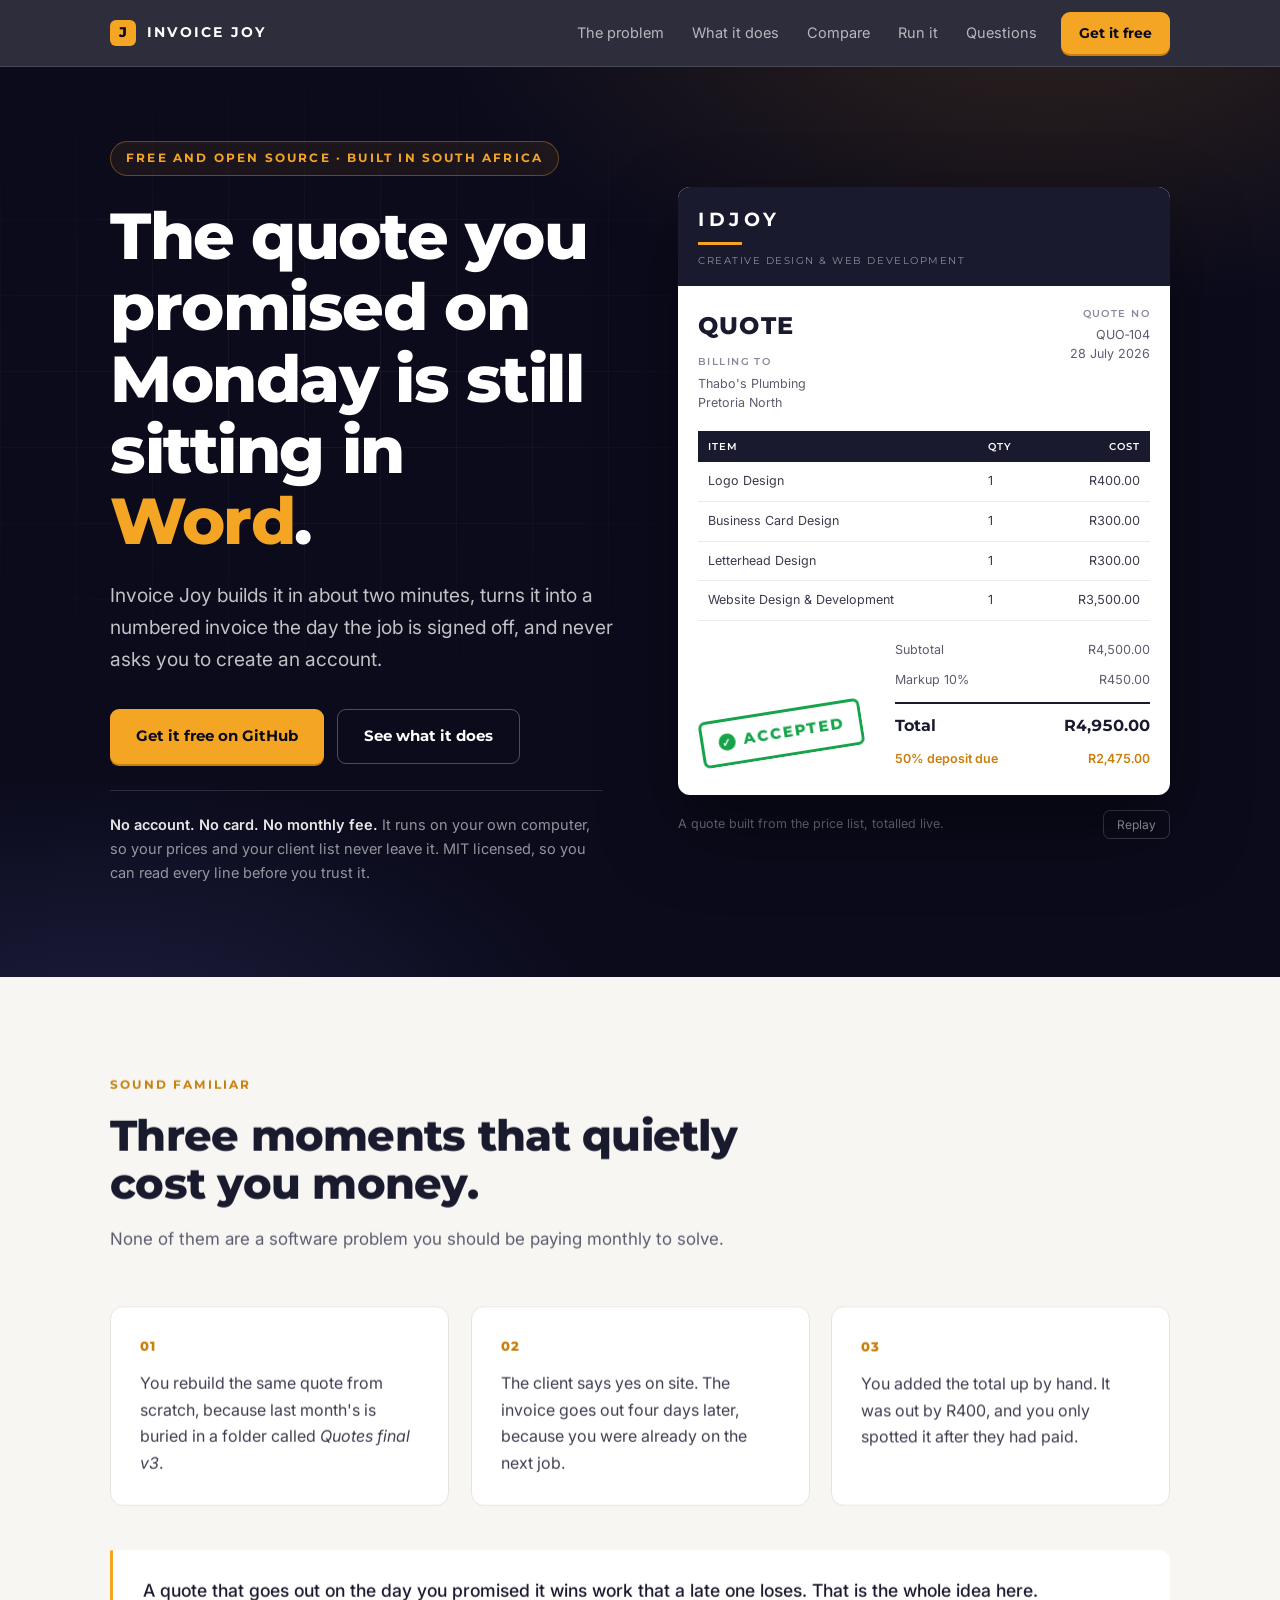
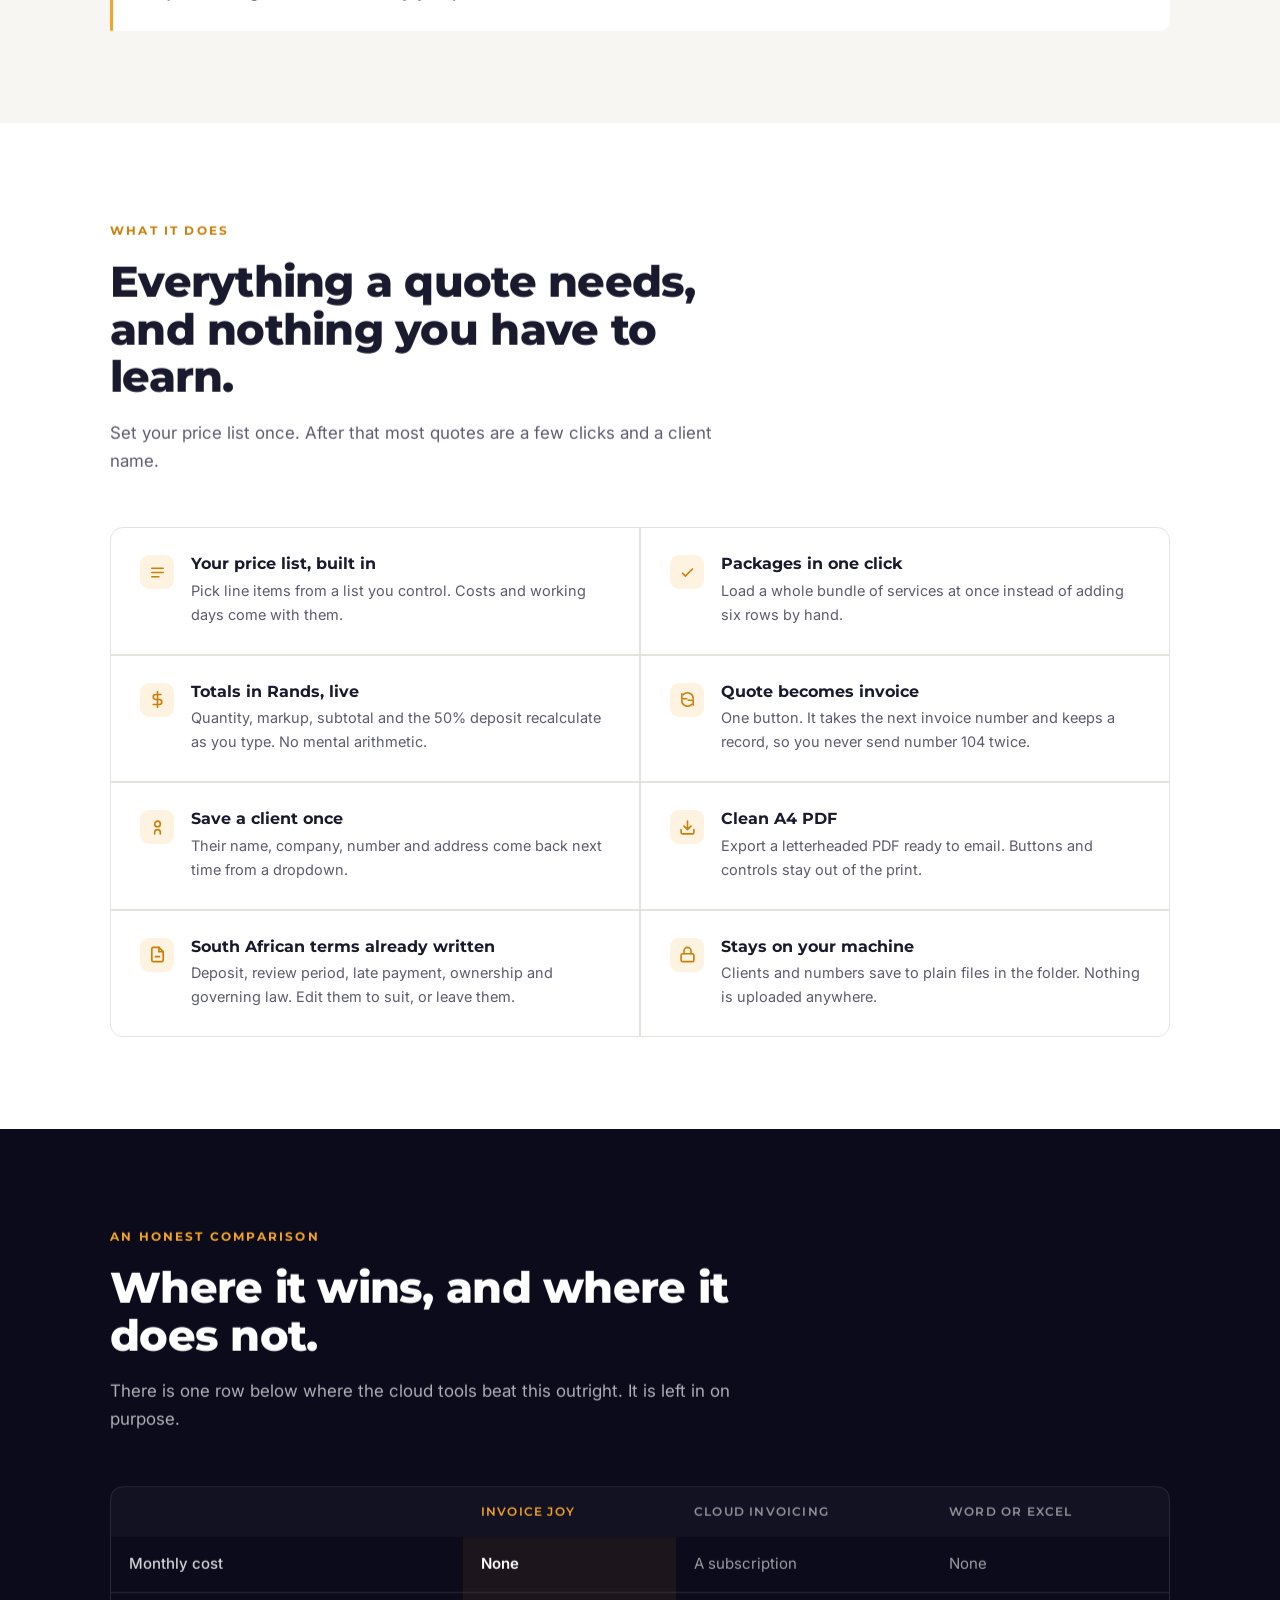
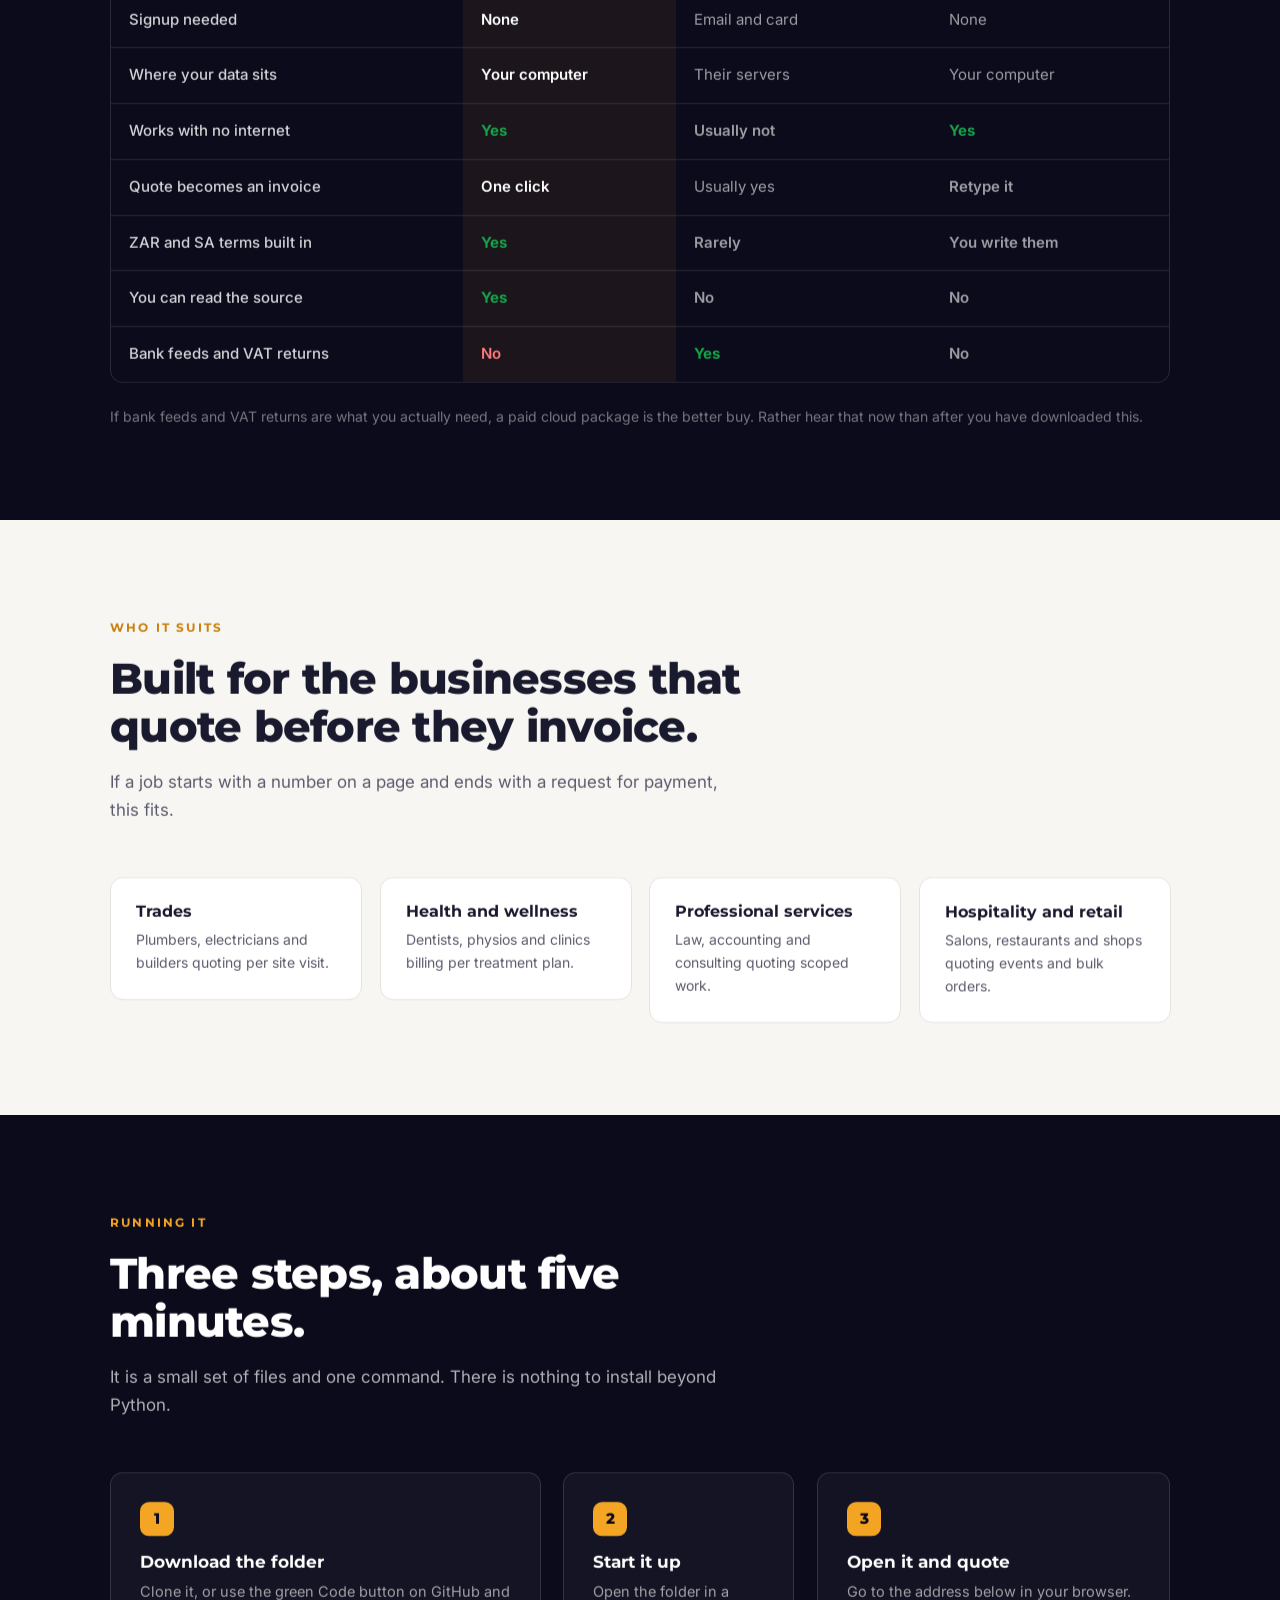
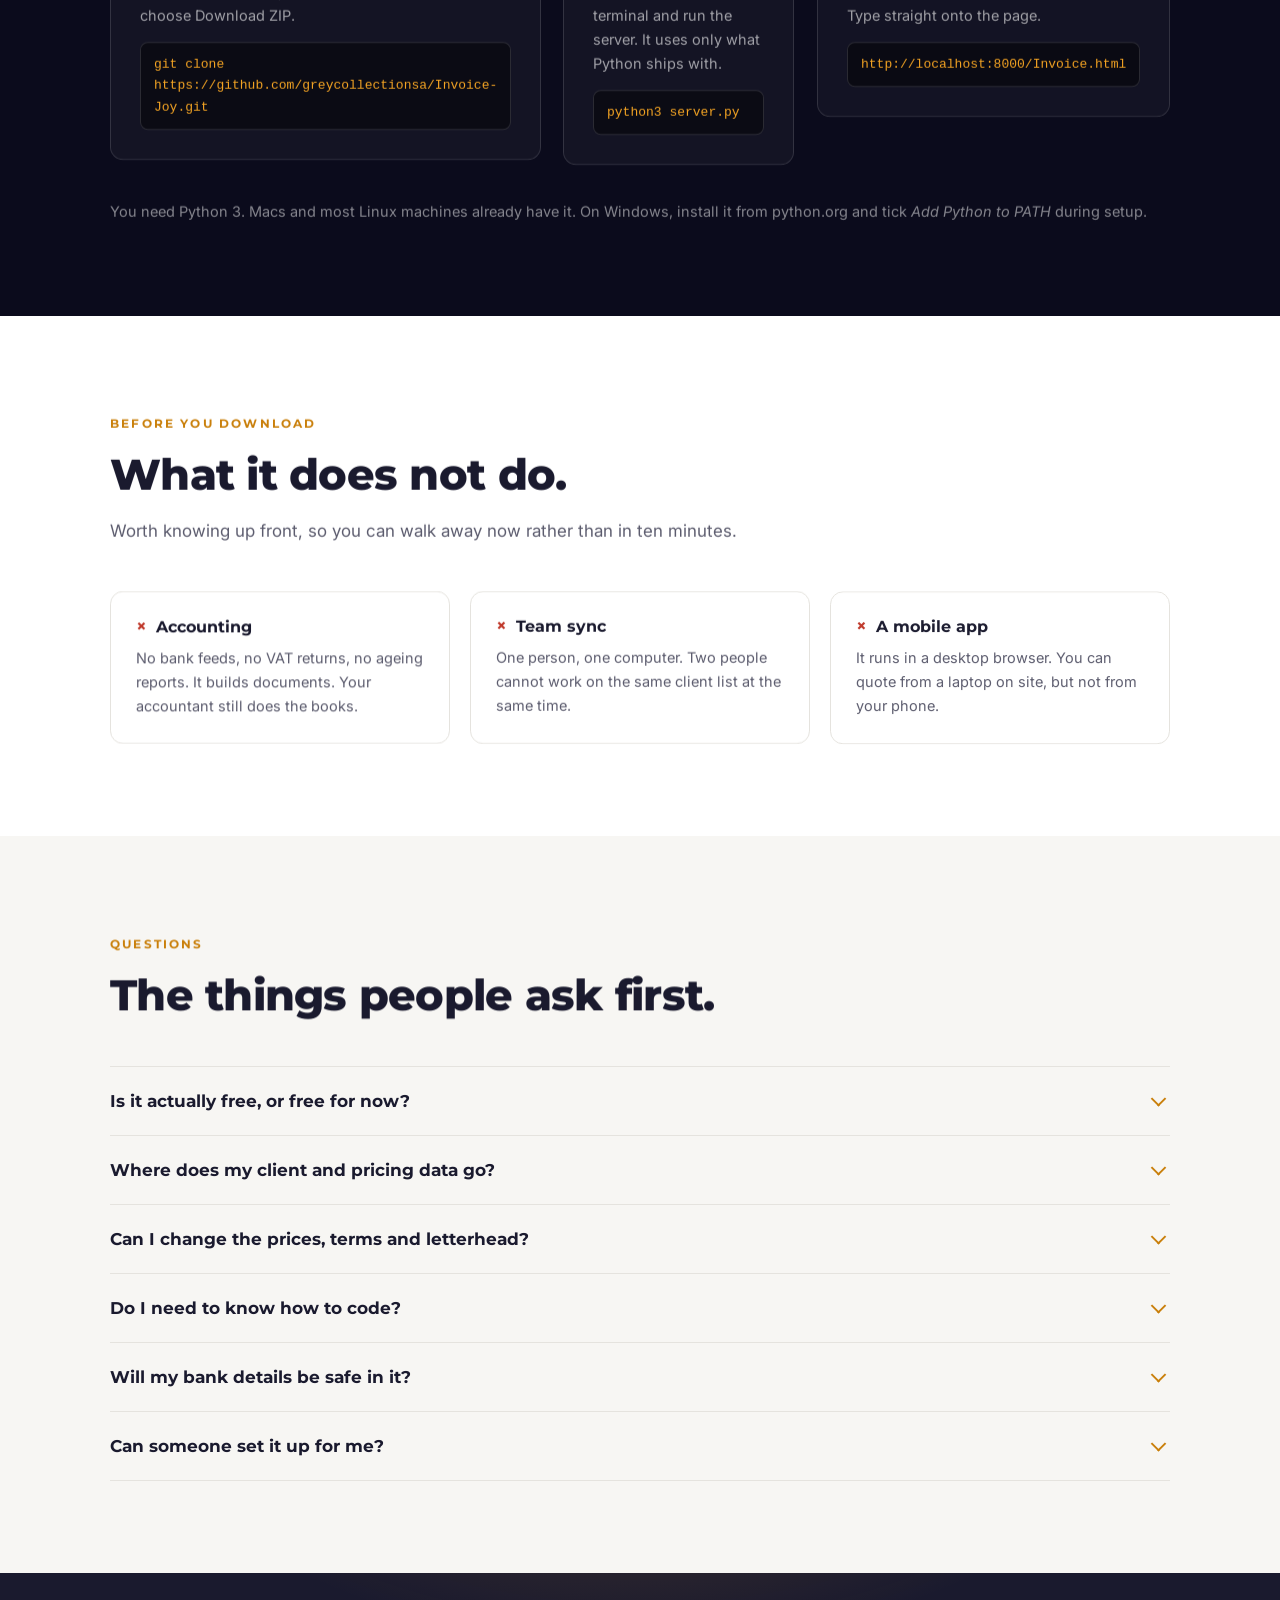
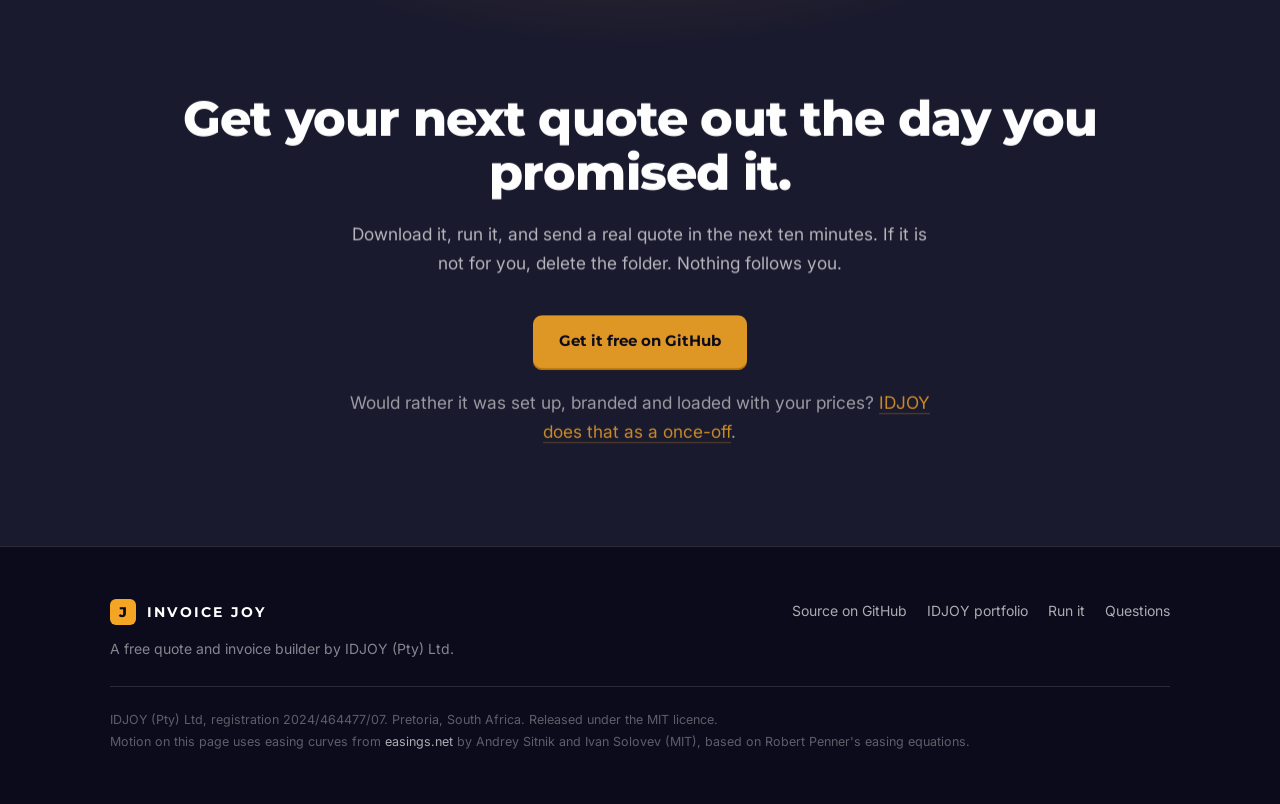
<file: index.html>
<!DOCTYPE html>
<html lang="en-ZA">
<head>
<meta charset="UTF-8" />
<meta name="viewport" content="width=device-width, initial-scale=1.0" />
<title>Invoice Joy | Free quote and invoice builder for South African small business</title>
<meta name="description" content="A free, open source quote and invoice builder that runs on your own computer. No signup, no monthly fee, and your client list never leaves your machine. Built for South African small business." />
<meta name="theme-color" content="#0b0b1c" />

<meta property="og:title" content="Invoice Joy | Free quote and invoice builder" />
<meta property="og:description" content="Build a quote in about two minutes. Turn it into an invoice when the job is done. No signup, no monthly fee, ZAR and South African terms built in." />
<meta property="og:type" content="website" />

<link rel="icon" href="Website logo.svg" />
<link rel="preconnect" href="https://fonts.googleapis.com" />
<link rel="preconnect" href="https://fonts.gstatic.com" crossorigin />
<link href="https://fonts.googleapis.com/css2?family=Montserrat:wght@500;600;700;800&family=Inter:wght@400;500;600&display=swap" rel="stylesheet" />

<style>
/* ==========================================================================
   Invoice Joy landing page
   Easing values are taken verbatim from easings.net (Andrey Sitnik and Ivan
   Solovev, MIT), whose maths traces to Robert Penner's easing equations.
   Springs (bounce, elastic) cannot be written as a cubic-bezier, so they are
   sampled into @keyframes and paired with animation-timing-function: linear
   so the sampled curve is not eased a second time.
   ========================================================================== */

:root{
  /* Brand, carried over from the invoice document itself */
  --ink:#0b0b1c;
  --navy:#1a1a2e;
  --navy-2:#24243f;
  --paper:#ffffff;
  --paper-warm:#f7f6f3;
  --amber:#f5a524;
  --amber-deep:#c97f0a;
  --green:#16a34a;
  --grey:#5c5c6e;
  --grey-light:#8a8a9c;
  --rule-dark:rgba(255,255,255,.13);
  --rule-light:#e5e3de;

  /* Easing curves, verbatim from the skill's reference table */
  --e-out-quad:cubic-bezier(0.5, 1, 0.89, 1);
  --e-out-cubic:cubic-bezier(0.33, 1, 0.68, 1);
  --e-out-quart:cubic-bezier(0.25, 1, 0.5, 1);
  --e-out-quint:cubic-bezier(0.22, 1, 0.36, 1);
  --e-out-expo:cubic-bezier(0.16, 1, 0.3, 1);
  --e-out-back:cubic-bezier(0.34, 1.56, 0.64, 1);
  --e-in-out-cubic:cubic-bezier(0.65, 0, 0.35, 1);
  --e-in-out-quart:cubic-bezier(0.76, 0, 0.24, 1);
}

*,*::before,*::after{box-sizing:border-box}

html{scroll-behavior:smooth}

body{
  margin:0;
  background:var(--paper);
  color:var(--navy);
  font-family:Inter,-apple-system,BlinkMacSystemFont,"Segoe UI",sans-serif;
  font-size:17px;
  line-height:1.65;
  -webkit-font-smoothing:antialiased;
}

h1,h2,h3,h4,.display{font-family:Montserrat,Inter,sans-serif;line-height:1.1;margin:0}
p{margin:0}
a{color:inherit}

.wrap{width:100%;max-width:1140px;margin:0 auto;padding:0 6vw}
@media(min-width:1240px){.wrap{padding:0 40px}}

.money{font-variant-numeric:tabular-nums}

/* ---------- Nav ---------------------------------------------------------- */
.nav{
  position:sticky;top:0;z-index:60;
  background:rgba(11,11,28,.86);
  backdrop-filter:blur(14px);
  border-bottom:1px solid var(--rule-dark);
}
.nav-in{display:flex;align-items:center;gap:24px;height:66px}
.brand{display:flex;align-items:center;gap:11px;font-family:Montserrat,sans-serif;font-weight:700;
  letter-spacing:.16em;font-size:14px;color:#fff;text-decoration:none}
.brand-mark{width:26px;height:26px;border-radius:6px;background:var(--amber);
  display:grid;place-items:center;color:var(--ink);font-size:14px;font-weight:800;letter-spacing:0}
.nav-links{display:none;gap:28px;margin-left:auto;font-size:14.5px}
@media(min-width:860px){.nav-links{display:flex}}
.nav-links a{color:rgba(255,255,255,.66);text-decoration:none;transition:color .2s var(--e-out-quad)}
.nav-links a:hover{color:#fff}
.nav-cta{margin-left:auto}
@media(min-width:860px){.nav-cta{margin-left:0}}

/* ---------- Buttons ------------------------------------------------------ */
.btn{
  display:inline-flex;align-items:center;justify-content:center;gap:9px;
  font-family:Montserrat,sans-serif;font-weight:700;font-size:15px;
  padding:14px 26px;border-radius:9px;border:0;cursor:pointer;text-decoration:none;
  transition:transform .3s var(--e-out-cubic), box-shadow .3s var(--e-out-cubic),
             background-color .3s var(--e-out-cubic);
  will-change:transform;
}
.btn-sm{padding:10px 18px;font-size:13.5px}
.btn-primary{background:var(--amber);color:var(--ink);box-shadow:0 2px 0 var(--amber-deep)}
.btn-primary:hover{transform:translateY(-3px);box-shadow:0 8px 22px rgba(245,165,36,.34),0 2px 0 var(--amber-deep)}
.btn-primary:active{transform:translateY(-1px)}
.btn-ghost{background:transparent;color:#fff;border:1px solid rgba(255,255,255,.28)}
.btn-ghost:hover{background:rgba(255,255,255,.09);transform:translateY(-2px)}
.btn-dark{background:var(--navy);color:#fff}
.btn-dark:hover{background:var(--navy-2);transform:translateY(-3px);box-shadow:0 10px 26px rgba(26,26,46,.26)}
.btn:focus-visible{outline:3px solid var(--amber);outline-offset:3px}

/* ---------- Hero --------------------------------------------------------- */
.hero{
  position:relative;overflow:hidden;
  background:
    radial-gradient(1000px 520px at 82% -8%, rgba(245,165,36,.15), transparent 62%),
    radial-gradient(760px 420px at 8% 108%, rgba(70,70,140,.3), transparent 66%),
    var(--ink);
  color:#fff;
  padding:74px 0 92px;
}
.hero::before{
  content:"";position:absolute;inset:0;pointer-events:none;opacity:.4;
  background-image:linear-gradient(var(--rule-dark) 1px,transparent 1px),
                   linear-gradient(90deg,var(--rule-dark) 1px,transparent 1px);
  background-size:76px 76px;
  mask-image:radial-gradient(720px 460px at 26% 34%,#000,transparent 76%);
  -webkit-mask-image:radial-gradient(720px 460px at 26% 34%,#000,transparent 76%);
}
.hero-grid{position:relative;display:grid;gap:60px;align-items:center}
@media(min-width:1000px){.hero-grid{grid-template-columns:1.02fr .98fr;gap:56px}}

.eyebrow{
  display:inline-flex;align-items:center;gap:9px;
  font-family:Montserrat,sans-serif;font-size:11.5px;font-weight:700;
  letter-spacing:.19em;text-transform:uppercase;color:var(--amber);
  border:1px solid rgba(245,165,36,.34);border-radius:100px;padding:7px 15px;
  background:rgba(245,165,36,.07);
}
h1{font-size:clamp(2.15rem,5.4vw,4.05rem);font-weight:800;letter-spacing:-.022em;margin:24px 0 0}
h1 .hl{color:var(--amber)}
.hero-sub{margin-top:24px;font-size:clamp(1.02rem,1.6vw,1.2rem);color:rgba(255,255,255,.75);max-width:33em}
.hero-btns{display:flex;flex-wrap:wrap;gap:13px;margin-top:34px}
.hero-risk{
  margin-top:26px;padding-top:22px;border-top:1px solid var(--rule-dark);
  font-size:14.5px;color:rgba(255,255,255,.56);max-width:34em;
}
.hero-risk strong{color:rgba(255,255,255,.9);font-weight:600}

/* ---------- Product mock ------------------------------------------------- */
/* overflow stays visible: the ACCEPTED stamp overshoots to scale 1.28 and
   drops from -78px, and clipping would eat the very motion we want to show. */
.mock-stage{position:relative;overflow:visible}
.mock{
  position:relative;background:#fff;color:var(--navy);border-radius:12px;
  box-shadow:0 34px 80px rgba(0,0,0,.44);overflow:hidden;
}
.mock-head{background:var(--navy);padding:17px 20px}
.mock-word{font-family:Montserrat,sans-serif;font-weight:700;font-size:19px;
  letter-spacing:.24em;color:#fff}
.mock-rule{width:44px;height:3px;background:var(--amber);margin-top:7px}
.mock-desc{font-size:9.5px;letter-spacing:.16em;color:rgba(255,255,255,.5);margin-top:8px;
  font-family:Montserrat,sans-serif;text-transform:uppercase}
.mock-body{padding:20px}
.mock-top{display:flex;justify-content:space-between;gap:16px;margin-bottom:18px}
.mock-h2{font-family:Montserrat,sans-serif;font-weight:800;font-size:24px;letter-spacing:.05em}
.mock-label{font-size:9.5px;letter-spacing:.15em;text-transform:uppercase;color:var(--grey-light);
  font-family:Montserrat,sans-serif;font-weight:600}
.mock-meta{font-size:12.5px;color:var(--grey);margin-top:5px;line-height:1.5}
.mock-right{text-align:right}

.mock-table{width:100%;border-collapse:collapse;font-size:12.5px}
.mock-table th{
  background:var(--navy);color:#fff;text-align:left;padding:8px 10px;
  font-family:Montserrat,sans-serif;font-weight:600;font-size:9.5px;
  letter-spacing:.11em;text-transform:uppercase;
}
.mock-table th:last-child,.mock-table td:last-child{text-align:right}
.mock-table td{padding:9px 10px;border-bottom:1px solid #eeece7;color:#3a3a4d}
.mock-row{opacity:0}

.mock-totals{margin-top:14px;margin-left:auto;width:min(255px,100%);font-size:12.5px}
.mock-totals .tr{display:flex;justify-content:space-between;padding:5px 0;color:var(--grey)}
.mock-totals .tr.grand{
  border-top:2px solid var(--navy);margin-top:6px;padding-top:9px;
  color:var(--navy);font-weight:700;font-size:16px;font-family:Montserrat,sans-serif;
}
.mock-totals .tr.dep{color:var(--amber-deep);font-weight:600}

/* Sits in the empty gutter to the LEFT of the totals block so the landing
   motion never covers the figures it is meant to be celebrating. */
.stamp{
  position:absolute;left:22px;bottom:38px;z-index:5;
  font-family:Montserrat,sans-serif;font-weight:800;font-size:15px;letter-spacing:.13em;
  color:var(--green);border:3px solid var(--green);border-radius:7px;
  padding:8px 15px;transform:rotate(-9deg) translate3d(0,-78px,0) scale(1.28);
  opacity:0;background:rgba(255,255,255,.94);
  display:flex;align-items:center;gap:8px;
}
.stamp.go{animation:stampFade .18s linear forwards, stampDrop .74s linear forwards}
.stamp-tick{
  width:17px;height:17px;border-radius:50%;background:var(--green);color:#fff;
  display:grid;place-items:center;font-size:11px;transform:scale(.35);
}
.stamp.go .stamp-tick{animation:tickPop .72s .52s linear forwards}
@keyframes stampFade{to{opacity:1}}

.mock-cap{
  margin-top:15px;font-size:12.5px;color:rgba(255,255,255,.42);
  display:flex;align-items:center;justify-content:space-between;gap:12px;
}
.replay{
  background:transparent;border:1px solid rgba(255,255,255,.2);color:rgba(255,255,255,.6);
  font-family:Inter,sans-serif;font-size:12px;padding:6px 13px;border-radius:7px;cursor:pointer;
  transition:background-color .25s var(--e-out-quad),color .25s var(--e-out-quad);
}
.replay:hover{background:rgba(255,255,255,.1);color:#fff}

/* ---------- Sections ----------------------------------------------------- */
section{padding:92px 0}
.sec-dark{background:var(--ink);color:#fff}
.sec-warm{background:var(--paper-warm)}
.sec-head{max-width:40rem}
.kicker{
  font-family:Montserrat,sans-serif;font-size:11.5px;font-weight:700;letter-spacing:.19em;
  text-transform:uppercase;color:var(--amber-deep);
}
.sec-dark .kicker{color:var(--amber)}
h2{font-size:clamp(1.72rem,3.5vw,2.7rem);font-weight:800;letter-spacing:-.017em;margin-top:15px}
.sec-sub{margin-top:19px;font-size:1.06rem;color:var(--grey)}
.sec-dark .sec-sub{color:rgba(255,255,255,.68)}

/* Reveal wrappers are animated per frame from JS, so they carry NO CSS
   transition. Hover motion lives on the child, one property per layer. */
.reveal{opacity:0;will-change:transform,opacity}

/* ---------- Problem cards ------------------------------------------------ */
.probs{display:grid;gap:22px;margin-top:52px}
@media(min-width:820px){.probs{grid-template-columns:repeat(3,1fr)}}
.prob{
  background:var(--paper);border:1px solid var(--rule-light);border-radius:13px;
  padding:29px;height:100%;
  transition:transform .34s var(--e-out-cubic),box-shadow .34s var(--e-out-cubic),
             border-color .34s var(--e-out-cubic);
}
.prob:hover{transform:translateY(-6px);box-shadow:0 18px 40px rgba(26,26,46,.11);border-color:#d6d3cc}
.prob-n{
  font-family:Montserrat,sans-serif;font-weight:800;font-size:13px;color:var(--amber-deep);
  letter-spacing:.1em;
}
.prob p{margin-top:13px;font-size:16px;color:#3f3f52}

.prob-close{
  margin-top:44px;padding:26px 30px;border-left:3px solid var(--amber);
  background:var(--paper);font-size:1.1rem;font-weight:500;border-radius:0 11px 11px 0;
}

/* ---------- Feature list ------------------------------------------------- */
.feats{display:grid;gap:2px;margin-top:52px;background:var(--rule-light);
  border:1px solid var(--rule-light);border-radius:13px;overflow:hidden}
@media(min-width:760px){.feats{grid-template-columns:1fr 1fr}}
.feat{background:var(--paper);padding:27px 29px;display:flex;gap:17px;align-items:flex-start;
  transition:background-color .3s var(--e-out-quad)}
.feat:hover{background:#fdfcfa}
.feat-ico{
  flex:0 0 34px;width:34px;height:34px;border-radius:9px;background:rgba(245,165,36,.14);
  display:grid;place-items:center;color:var(--amber-deep);
}
.feat h3{font-size:16px;font-weight:700;font-family:Montserrat,sans-serif}
.feat p{margin-top:6px;font-size:14.5px;color:var(--grey)}

/* ---------- Comparison table -------------------------------------------- */
.cmp-scroll{margin-top:52px;overflow-x:auto;-webkit-overflow-scrolling:touch;
  border:1px solid var(--rule-dark);border-radius:13px}
table.cmp{width:100%;border-collapse:collapse;font-size:15px;min-width:620px}
table.cmp th,table.cmp td{padding:15px 18px;text-align:left;border-bottom:1px solid var(--rule-dark)}
table.cmp thead th{
  font-family:Montserrat,sans-serif;font-size:12px;letter-spacing:.1em;text-transform:uppercase;
  color:rgba(255,255,255,.55);font-weight:600;background:rgba(255,255,255,.03);
}
table.cmp thead th.us{color:var(--amber)}
table.cmp tbody th{font-weight:500;color:rgba(255,255,255,.82);font-family:Inter,sans-serif;font-size:15px}
table.cmp td{color:rgba(255,255,255,.6)}
table.cmp td.us{color:#fff;font-weight:600;background:rgba(245,165,36,.07)}
table.cmp tr:last-child th,table.cmp tr:last-child td{border-bottom:0}
.yes{color:var(--green);font-weight:700}
.no{color:#ff7a7a;font-weight:600}
.cmp-note{margin-top:22px;font-size:14px;color:rgba(255,255,255,.44)}

/* ---------- Who it is for ----------------------------------------------- */
.whos{display:grid;gap:18px;margin-top:52px}
@media(min-width:700px){.whos{grid-template-columns:repeat(2,1fr)}}
@media(min-width:1000px){.whos{grid-template-columns:repeat(4,1fr)}}
.who{background:var(--paper);border:1px solid var(--rule-light);border-radius:13px;padding:25px;
  transition:transform .34s var(--e-out-cubic),box-shadow .34s var(--e-out-cubic)}
.who:hover{transform:translateY(-5px);box-shadow:0 16px 34px rgba(26,26,46,.1)}
.who h3{font-size:15.5px;font-weight:700;font-family:Montserrat,sans-serif}
.who p{margin-top:8px;font-size:14px;color:var(--grey)}

/* ---------- Steps -------------------------------------------------------- */
.steps{display:grid;gap:22px;margin-top:52px;counter-reset:s}
@media(min-width:860px){.steps{grid-template-columns:repeat(3,1fr)}}
.step{background:rgba(255,255,255,.04);border:1px solid var(--rule-dark);border-radius:13px;padding:29px}
.step-n{
  width:34px;height:34px;border-radius:9px;background:var(--amber);color:var(--ink);
  display:grid;place-items:center;font-family:Montserrat,sans-serif;font-weight:800;font-size:15px;
}
.step h3{margin-top:17px;font-size:16.5px;font-weight:700;font-family:Montserrat,sans-serif;color:#fff}
.step p{margin-top:9px;font-size:14.5px;color:rgba(255,255,255,.6)}
code.cmd{
  display:block;margin-top:14px;background:rgba(0,0,0,.42);border:1px solid var(--rule-dark);
  border-radius:8px;padding:11px 13px;font-family:ui-monospace,SFMono-Regular,Menlo,monospace;
  font-size:13px;color:var(--amber);overflow-x:auto;
}
.step-note{margin-top:34px;font-size:14.5px;color:rgba(255,255,255,.5)}

/* ---------- Limits ------------------------------------------------------- */
.limits{display:grid;gap:20px;margin-top:46px}
@media(min-width:800px){.limits{grid-template-columns:repeat(3,1fr)}}
.limit{border:1px solid var(--rule-light);border-radius:13px;padding:25px;background:var(--paper)}
.limit h3{font-size:15.5px;font-weight:700;font-family:Montserrat,sans-serif;display:flex;gap:9px;align-items:center}
.limit h3 span{color:#c0392b;font-size:18px}
.limit p{margin-top:9px;font-size:14.5px;color:var(--grey)}

/* ---------- FAQ ---------------------------------------------------------- */
.faq{margin-top:48px;border-top:1px solid var(--rule-light)}
.qa{border-bottom:1px solid var(--rule-light)}
.qa-q{
  width:100%;background:none;border:0;cursor:pointer;text-align:left;
  padding:24px 44px 24px 0;position:relative;
  font-family:Montserrat,sans-serif;font-weight:700;font-size:16.5px;color:var(--navy);
}
.qa-q:hover{color:var(--amber-deep)}
.qa-q:focus-visible{outline:3px solid var(--amber);outline-offset:2px}
.qa-q::after{
  content:"";position:absolute;right:6px;top:50%;width:11px;height:11px;
  border-right:2.5px solid var(--amber-deep);border-bottom:2.5px solid var(--amber-deep);
  transform:translateY(-70%) rotate(45deg);
  transition:transform .42s var(--e-in-out-cubic);
}
.qa.open .qa-q::after{transform:translateY(-30%) rotate(-135deg)}
/* height is driven per frame from JS, so no CSS transition on it */
.qa-a{overflow:hidden;height:0}
.qa-a-in{padding:0 0 24px;font-size:16px;color:#42425a;max-width:56em}

/* ---------- Final CTA ---------------------------------------------------- */
.cta{
  background:
    radial-gradient(760px 380px at 50% -30%,rgba(245,165,36,.2),transparent 64%),
    var(--navy);
  color:#fff;text-align:center;padding:104px 0;
}
.cta h2{font-size:clamp(1.85rem,4vw,3.05rem)}
.cta p{margin-top:20px;color:rgba(255,255,255,.7);font-size:1.08rem;max-width:34em;
  margin-left:auto;margin-right:auto}
.cta-btns{display:flex;flex-wrap:wrap;gap:14px;justify-content:center;margin-top:36px}
.cta-alt{margin-top:30px;font-size:14.5px;color:rgba(255,255,255,.5)}
.cta-alt a{color:var(--amber);text-decoration:none;border-bottom:1px solid rgba(245,165,36,.4)}
.cta-alt a:hover{border-bottom-color:var(--amber)}

/* ---------- Footer ------------------------------------------------------- */
.foot{background:var(--ink);color:rgba(255,255,255,.5);padding:52px 0;font-size:14px;
  border-top:1px solid var(--rule-dark)}
.foot-in{display:flex;flex-wrap:wrap;gap:26px;justify-content:space-between;align-items:flex-start}
.foot a{color:rgba(255,255,255,.66);text-decoration:none}
.foot a:hover{color:#fff}
.foot-links{display:flex;flex-wrap:wrap;gap:20px}
.foot-legal{margin-top:26px;padding-top:22px;border-top:1px solid var(--rule-dark);
  font-size:12.5px;color:rgba(255,255,255,.34);line-height:1.7}

/* ---------- Reduced motion ---------------------------------------------- */
@media(prefers-reduced-motion:reduce){
  html{scroll-behavior:auto}
  *,*::before,*::after{transition-duration:.001ms !important;animation-duration:.001ms !important;
    animation-iteration-count:1 !important}
  .reveal,.mock-row{opacity:1 !important;transform:none !important}
  .stamp{opacity:1;transform:rotate(-9deg)}
  .stamp-tick{transform:scale(1)}
}
</style>
</head>
<body>

<!-- =====================================================================
     Sampled spring keyframes, generated by the Easing Curves skill.
     ===================================================================== -->
<style id="spring-keyframes"></style>

<nav class="nav">
  <div class="wrap nav-in">
    <a class="brand" href="#top"><span class="brand-mark">J</span> INVOICE JOY</a>
    <div class="nav-links">
      <a href="#problem">The problem</a>
      <a href="#does">What it does</a>
      <a href="#compare">Compare</a>
      <a href="#run">Run it</a>
      <a href="#faq">Questions</a>
    </div>
    <a class="btn btn-primary btn-sm nav-cta" href="https://github.com/greycollectionsa/Invoice-Joy" target="_blank" rel="noopener noreferrer">Get it free</a>
  </div>
</nav>

<header class="hero" id="top">
  <div class="wrap hero-grid">

    <div>
      <span class="eyebrow">Free and open source · Built in South Africa</span>
      <h1>The quote you promised on Monday is still sitting in <span class="hl">Word</span>.</h1>
      <p class="hero-sub">
        Invoice Joy builds it in about two minutes, turns it into a numbered invoice
        the day the job is signed off, and never asks you to create an account.
      </p>
      <div class="hero-btns">
        <a class="btn btn-primary" href="https://github.com/greycollectionsa/Invoice-Joy" target="_blank" rel="noopener noreferrer">
          Get it free on GitHub
        </a>
        <a class="btn btn-ghost" href="#does">See what it does</a>
      </div>
      <p class="hero-risk">
        <strong>No account. No card. No monthly fee.</strong>
        It runs on your own computer, so your prices and your client list never
        leave it. MIT licensed, so you can read every line before you trust it.
      </p>
    </div>

    <div class="mock-stage" id="mockStage">
      <div class="mock">
        <div class="mock-head">
          <div class="mock-word">IDJOY</div>
          <div class="mock-rule"></div>
          <div class="mock-desc">Creative design &amp; web development</div>
        </div>

        <div class="mock-body">
          <div class="mock-top">
            <div>
              <div class="mock-h2">QUOTE</div>
              <div class="mock-label" style="margin-top:9px">Billing to</div>
              <div class="mock-meta">Thabo's Plumbing<br />Pretoria North</div>
            </div>
            <div class="mock-right">
              <div class="mock-label">Quote no</div>
              <div class="mock-meta">QUO&#8209;104<br />28 July 2026</div>
            </div>
          </div>

          <table class="mock-table">
            <thead>
              <tr><th>Item</th><th>Qty</th><th>Cost</th></tr>
            </thead>
            <tbody id="mockRows">
              <tr class="mock-row"><td>Logo Design</td><td>1</td><td class="money">R400.00</td></tr>
              <tr class="mock-row"><td>Business Card Design</td><td>1</td><td class="money">R300.00</td></tr>
              <tr class="mock-row"><td>Letterhead Design</td><td>1</td><td class="money">R300.00</td></tr>
              <tr class="mock-row"><td>Website Design &amp; Development</td><td>1</td><td class="money">R3,500.00</td></tr>
            </tbody>
          </table>

          <div class="mock-totals">
            <div class="tr"><span>Subtotal</span><span class="money" data-count="4500">R0.00</span></div>
            <div class="tr"><span>Markup 10%</span><span class="money" data-count="450">R0.00</span></div>
            <div class="tr grand"><span>Total</span><span class="money" data-count="4950">R0.00</span></div>
            <div class="tr dep"><span>50% deposit due</span><span class="money" data-count="2475">R0.00</span></div>
          </div>
        </div>

        <div class="stamp" id="stamp">
          <span class="stamp-tick" aria-hidden="true">&#10003;</span> ACCEPTED
        </div>
      </div>

      <div class="mock-cap">
        <span>A quote built from the price list, totalled live.</span>
        <button class="replay" id="replayBtn" type="button">Replay</button>
      </div>
    </div>

  </div>
</header>

<!-- ===================== PROBLEM ===================== -->
<section id="problem" class="sec-warm">
  <div class="wrap">
    <div class="sec-head reveal">
      <span class="kicker">Sound familiar</span>
      <h2>Three moments that quietly cost you money.</h2>
      <p class="sec-sub">
        None of them are a software problem you should be paying monthly to solve.
      </p>
    </div>

    <div class="probs">
      <div class="reveal"><div class="prob">
        <div class="prob-n">01</div>
        <p>You rebuild the same quote from scratch, because last month's is buried in a folder called <em>Quotes final v3</em>.</p>
      </div></div>
      <div class="reveal"><div class="prob">
        <div class="prob-n">02</div>
        <p>The client says yes on site. The invoice goes out four days later, because you were already on the next job.</p>
      </div></div>
      <div class="reveal"><div class="prob">
        <div class="prob-n">03</div>
        <p>You added the total up by hand. It was out by R400, and you only spotted it after they had paid.</p>
      </div></div>
    </div>

    <div class="reveal"><p class="prob-close">
      A quote that goes out on the day you promised it wins work that a late one loses.
      That is the whole idea here.
    </p></div>
  </div>
</section>

<!-- ===================== WHAT IT DOES ===================== -->
<section id="does">
  <div class="wrap">
    <div class="sec-head reveal">
      <span class="kicker">What it does</span>
      <h2>Everything a quote needs, and nothing you have to learn.</h2>
      <p class="sec-sub">
        Set your price list once. After that most quotes are a few clicks and a client name.
      </p>
    </div>

    <div class="feats">
      <div class="feat">
        <div class="feat-ico" aria-hidden="true">
          <svg width="17" height="17" viewBox="0 0 24 24" fill="none" stroke="currentColor" stroke-width="2.3" stroke-linecap="round"><path d="M4 6h16M4 12h16M4 18h10"/></svg>
        </div>
        <div>
          <h3>Your price list, built in</h3>
          <p>Pick line items from a list you control. Costs and working days come with them.</p>
        </div>
      </div>
      <div class="feat">
        <div class="feat-ico" aria-hidden="true">
          <svg width="17" height="17" viewBox="0 0 24 24" fill="none" stroke="currentColor" stroke-width="2.3" stroke-linecap="round"><path d="M5 13l4 4L19 7"/></svg>
        </div>
        <div>
          <h3>Packages in one click</h3>
          <p>Load a whole bundle of services at once instead of adding six rows by hand.</p>
        </div>
      </div>
      <div class="feat">
        <div class="feat-ico" aria-hidden="true">
          <svg width="17" height="17" viewBox="0 0 24 24" fill="none" stroke="currentColor" stroke-width="2.3" stroke-linecap="round"><path d="M12 1v22M17 5H9.5a3.5 3.5 0 000 7h5a3.5 3.5 0 010 7H6"/></svg>
        </div>
        <div>
          <h3>Totals in Rands, live</h3>
          <p>Quantity, markup, subtotal and the 50% deposit recalculate as you type. No mental arithmetic.</p>
        </div>
      </div>
      <div class="feat">
        <div class="feat-ico" aria-hidden="true">
          <svg width="17" height="17" viewBox="0 0 24 24" fill="none" stroke="currentColor" stroke-width="2.3" stroke-linecap="round"><path d="M4 4v7h7M20 20v-7h-7"/><path d="M20 11A8 8 0 006 5.3M4 13a8 8 0 0014 5.7"/></svg>
        </div>
        <div>
          <h3>Quote becomes invoice</h3>
          <p>One button. It takes the next invoice number and keeps a record, so you never send number 104 twice.</p>
        </div>
      </div>
      <div class="feat">
        <div class="feat-ico" aria-hidden="true">
          <svg width="17" height="17" viewBox="0 0 24 24" fill="none" stroke="currentColor" stroke-width="2.3" stroke-linecap="round"><path d="M16 21v-2a4 4 0 00-8 0v2"/><circle cx="12" cy="7" r="4"/></svg>
        </div>
        <div>
          <h3>Save a client once</h3>
          <p>Their name, company, number and address come back next time from a dropdown.</p>
        </div>
      </div>
      <div class="feat">
        <div class="feat-ico" aria-hidden="true">
          <svg width="17" height="17" viewBox="0 0 24 24" fill="none" stroke="currentColor" stroke-width="2.3" stroke-linecap="round"><path d="M21 15v4a2 2 0 01-2 2H5a2 2 0 01-2-2v-4"/><path d="M7 10l5 5 5-5M12 15V3"/></svg>
        </div>
        <div>
          <h3>Clean A4 PDF</h3>
          <p>Export a letterheaded PDF ready to email. Buttons and controls stay out of the print.</p>
        </div>
      </div>
      <div class="feat">
        <div class="feat-ico" aria-hidden="true">
          <svg width="17" height="17" viewBox="0 0 24 24" fill="none" stroke="currentColor" stroke-width="2.3" stroke-linecap="round"><path d="M14 2H6a2 2 0 00-2 2v16a2 2 0 002 2h12a2 2 0 002-2V8z"/><path d="M14 2v6h6M9 15h6"/></svg>
        </div>
        <div>
          <h3>South African terms already written</h3>
          <p>Deposit, review period, late payment, ownership and governing law. Edit them to suit, or leave them.</p>
        </div>
      </div>
      <div class="feat">
        <div class="feat-ico" aria-hidden="true">
          <svg width="17" height="17" viewBox="0 0 24 24" fill="none" stroke="currentColor" stroke-width="2.3" stroke-linecap="round"><rect x="3" y="11" width="18" height="11" rx="2"/><path d="M7 11V7a5 5 0 0110 0v4"/></svg>
        </div>
        <div>
          <h3>Stays on your machine</h3>
          <p>Clients and numbers save to plain files in the folder. Nothing is uploaded anywhere.</p>
        </div>
      </div>
    </div>
  </div>
</section>

<!-- ===================== COMPARE ===================== -->
<section id="compare" class="sec-dark">
  <div class="wrap">
    <div class="sec-head reveal">
      <span class="kicker">An honest comparison</span>
      <h2>Where it wins, and where it does not.</h2>
      <p class="sec-sub">
        There is one row below where the cloud tools beat this outright. It is left in on purpose.
      </p>
    </div>

    <div class="reveal"><div class="cmp-scroll">
      <table class="cmp">
        <thead>
          <tr>
            <th scope="col"></th>
            <th scope="col" class="us">Invoice Joy</th>
            <th scope="col">Cloud invoicing</th>
            <th scope="col">Word or Excel</th>
          </tr>
        </thead>
        <tbody>
          <tr><th scope="row">Monthly cost</th><td class="us">None</td><td>A subscription</td><td>None</td></tr>
          <tr><th scope="row">Signup needed</th><td class="us">None</td><td>Email and card</td><td>None</td></tr>
          <tr><th scope="row">Where your data sits</th><td class="us">Your computer</td><td>Their servers</td><td>Your computer</td></tr>
          <tr><th scope="row">Works with no internet</th><td class="us"><span class="yes">Yes</span></td><td class="no">Usually not</td><td><span class="yes">Yes</span></td></tr>
          <tr><th scope="row">Quote becomes an invoice</th><td class="us">One click</td><td>Usually yes</td><td class="no">Retype it</td></tr>
          <tr><th scope="row">ZAR and SA terms built in</th><td class="us"><span class="yes">Yes</span></td><td class="no">Rarely</td><td class="no">You write them</td></tr>
          <tr><th scope="row">You can read the source</th><td class="us"><span class="yes">Yes</span></td><td class="no">No</td><td class="no">No</td></tr>
          <tr><th scope="row">Bank feeds and VAT returns</th><td class="us"><span class="no">No</span></td><td><span class="yes">Yes</span></td><td class="no">No</td></tr>
        </tbody>
      </table>
    </div></div>

    <p class="cmp-note reveal">
      If bank feeds and VAT returns are what you actually need, a paid cloud package is
      the better buy. Rather hear that now than after you have downloaded this.
    </p>
  </div>
</section>

<!-- ===================== WHO ===================== -->
<section class="sec-warm">
  <div class="wrap">
    <div class="sec-head reveal">
      <span class="kicker">Who it suits</span>
      <h2>Built for the businesses that quote before they invoice.</h2>
      <p class="sec-sub">
        If a job starts with a number on a page and ends with a request for payment, this fits.
      </p>
    </div>

    <div class="whos">
      <div class="reveal"><div class="who">
        <h3>Trades</h3>
        <p>Plumbers, electricians and builders quoting per site visit.</p>
      </div></div>
      <div class="reveal"><div class="who">
        <h3>Health and wellness</h3>
        <p>Dentists, physios and clinics billing per treatment plan.</p>
      </div></div>
      <div class="reveal"><div class="who">
        <h3>Professional services</h3>
        <p>Law, accounting and consulting quoting scoped work.</p>
      </div></div>
      <div class="reveal"><div class="who">
        <h3>Hospitality and retail</h3>
        <p>Salons, restaurants and shops quoting events and bulk orders.</p>
      </div></div>
    </div>
  </div>
</section>

<!-- ===================== RUN IT ===================== -->
<section id="run" class="sec-dark">
  <div class="wrap">
    <div class="sec-head reveal">
      <span class="kicker">Running it</span>
      <h2>Three steps, about five minutes.</h2>
      <p class="sec-sub">
        It is a small set of files and one command. There is nothing to install beyond Python.
      </p>
    </div>

    <div class="steps">
      <div class="reveal"><div class="step">
        <div class="step-n">1</div>
        <h3>Download the folder</h3>
        <p>Clone it, or use the green Code button on GitHub and choose Download ZIP.</p>
        <code class="cmd">git clone https://github.com/greycollectionsa/Invoice-Joy.git</code>
      </div></div>
      <div class="reveal"><div class="step">
        <div class="step-n">2</div>
        <h3>Start it up</h3>
        <p>Open the folder in a terminal and run the server. It uses only what Python ships with.</p>
        <code class="cmd">python3 server.py</code>
      </div></div>
      <div class="reveal"><div class="step">
        <div class="step-n">3</div>
        <h3>Open it and quote</h3>
        <p>Go to the address below in your browser. Type straight onto the page.</p>
        <code class="cmd">http://localhost:8000/Invoice.html</code>
      </div></div>
    </div>

    <p class="step-note reveal">
      You need Python 3. Macs and most Linux machines already have it. On Windows,
      install it from python.org and tick <em>Add Python to PATH</em> during setup.
    </p>
  </div>
</section>

<!-- ===================== LIMITS ===================== -->
<section>
  <div class="wrap">
    <div class="sec-head reveal">
      <span class="kicker">Before you download</span>
      <h2>What it does not do.</h2>
      <p class="sec-sub">
        Worth knowing up front, so you can walk away now rather than in ten minutes.
      </p>
    </div>

    <div class="limits">
      <div class="reveal"><div class="limit">
        <h3><span>&times;</span> Accounting</h3>
        <p>No bank feeds, no VAT returns, no ageing reports. It builds documents. Your accountant still does the books.</p>
      </div></div>
      <div class="reveal"><div class="limit">
        <h3><span>&times;</span> Team sync</h3>
        <p>One person, one computer. Two people cannot work on the same client list at the same time.</p>
      </div></div>
      <div class="reveal"><div class="limit">
        <h3><span>&times;</span> A mobile app</h3>
        <p>It runs in a desktop browser. You can quote from a laptop on site, but not from your phone.</p>
      </div></div>
    </div>
  </div>
</section>

<!-- ===================== FAQ ===================== -->
<section id="faq" class="sec-warm">
  <div class="wrap">
    <div class="sec-head reveal">
      <span class="kicker">Questions</span>
      <h2>The things people ask first.</h2>
    </div>

    <div class="faq" id="faqList">
      <div class="qa">
        <button class="qa-q" type="button">Is it actually free, or free for now?</button>
        <div class="qa-a"><div class="qa-a-in">
          Free, under the MIT licence. That licence cannot be revoked on a copy you already
          have. There is no paid tier holding features back, and no trial that expires.
        </div></div>
      </div>
      <div class="qa">
        <button class="qa-q" type="button">Where does my client and pricing data go?</button>
        <div class="qa-a"><div class="qa-a-in">
          Into two plain files in the folder on your computer, <code>clients.json</code> and
          <code>number_tracker.json</code>. There is no account and no server of ours to send
          them to. Back them up the way you back up any other work file.
        </div></div>
      </div>
      <div class="qa">
        <button class="qa-q" type="button">Can I change the prices, terms and letterhead?</button>
        <div class="qa-a"><div class="qa-a-in">
          Yes, and you should. The price list lives in <code>script.js</code>, the terms are
          editable straight on the page, and the letterhead is a single SVG file you can
          replace with your own. Everything on the document is editable text.
        </div></div>
      </div>
      <div class="qa">
        <button class="qa-q" type="button">Do I need to know how to code?</button>
        <div class="qa-a"><div class="qa-a-in">
          No, but you do need to be willing to run one command in a terminal to start it.
          If that is a step too far, the setup option below is the easier route.
        </div></div>
      </div>
      <div class="qa">
        <button class="qa-q" type="button">Will my bank details be safe in it?</button>
        <div class="qa-a"><div class="qa-a-in">
          The banking block ships empty on purpose, so nothing sensitive sits in the shared
          code. You fill it in on the page before you export a PDF. If you fork this
          publicly, keep it that way.
        </div></div>
      </div>
      <div class="qa">
        <button class="qa-q" type="button">Can someone set it up for me?</button>
        <div class="qa-a"><div class="qa-a-in">
          Yes. IDJOY will install it, load your real price list and put your branding on the
          letterhead as a paid once-off. The tool itself stays free either way.
        </div></div>
      </div>
    </div>
  </div>
</section>

<!-- ===================== CTA ===================== -->
<section class="cta">
  <div class="wrap">
    <h2 class="reveal">Get your next quote out the day you promised it.</h2>
    <p class="reveal">
      Download it, run it, and send a real quote in the next ten minutes.
      If it is not for you, delete the folder. Nothing follows you.
    </p>
    <div class="cta-btns reveal">
      <a class="btn btn-primary" href="https://github.com/greycollectionsa/Invoice-Joy" target="_blank" rel="noopener noreferrer">
        Get it free on GitHub
      </a>
    </div>
    <p class="cta-alt reveal">
      Would rather it was set up, branded and loaded with your prices?
      <a href="https://idjoy.co.za/" target="_blank" rel="noopener noreferrer">IDJOY does that as a once-off</a>.
    </p>
  </div>
</section>

<footer class="foot">
  <div class="wrap">
    <div class="foot-in">
      <div>
        <div class="brand" style="margin-bottom:12px"><span class="brand-mark">J</span> INVOICE JOY</div>
        <div>A free quote and invoice builder by IDJOY (Pty) Ltd.</div>
      </div>
      <div class="foot-links">
        <a href="https://github.com/greycollectionsa/Invoice-Joy" target="_blank" rel="noopener noreferrer">Source on GitHub</a>
        <a href="https://idjoy.co.za/" target="_blank" rel="noopener noreferrer">IDJOY portfolio</a>
        <a href="#run">Run it</a>
        <a href="#faq">Questions</a>
      </div>
    </div>
    <div class="foot-legal">
      IDJOY (Pty) Ltd, registration 2024/464477/07. Pretoria, South Africa.
      Released under the MIT licence.<br />
      Motion on this page uses easing curves from
      <a href="https://easings.net" target="_blank" rel="noopener noreferrer">easings.net</a>
      by Andrey Sitnik and Ivan Solovev (MIT), based on Robert Penner's easing equations.
    </div>
  </div>
</footer>

<script src="easings.js"></script>
<script>
(function () {
  "use strict";

  var hasEasings = typeof window.Easings !== "undefined";
  var reduce = window.matchMedia
    && window.matchMedia("(prefers-reduced-motion: reduce)").matches;

  /* ------------------------------------------------------------------
     1. Inject the sampled spring keyframes.
     Bounce and elastic have no cubic-bezier form, so they are sampled
     from the curve. They run with animation-timing-function: linear
     (set below) so the sampled curve is not eased a second time.
     ------------------------------------------------------------------ */
  function injectSprings() {
    var el = document.getElementById("spring-keyframes");
    if (!el) return;
    if (hasEasings && window.Easings.keyframesCSS) {
      el.textContent =
        window.Easings.keyframesCSS("easeOutBounce", {
          name: "stampDrop",
          steps: 30,
          css: function (v) {
            return "transform: rotate(-9deg) translate3d(0," +
              ((1 - v) * -78).toFixed(2) + "px,0) scale(" +
              (1.28 - 0.28 * v).toFixed(4) + ")";
          }
        }) +
        "\n" +
        window.Easings.keyframesCSS("easeOutElastic", {
          name: "tickPop",
          steps: 28,
          css: function (v) {
            return "transform: scale(" + (0.35 + 0.65 * v).toFixed(4) + ")";
          }
        });
    } else {
      /* Runtime missing: land the stamp with no spring rather than nothing. */
      el.textContent =
        "@keyframes stampDrop{to{transform:rotate(-9deg) translate3d(0,0,0) scale(1)}}" +
        "@keyframes tickPop{to{transform:scale(1)}}";
    }
  }
  injectSprings();

  /* ------------------------------------------------------------------
     2. Scroll reveals.
     Entrances use an Out curve so they decelerate into place.
     easeOutCubic per the skill's cheat-sheet for staggered items.
     Reveal targets carry no CSS transition, so nothing double-eases.
     ------------------------------------------------------------------ */
  var revealables = [].slice.call(document.querySelectorAll(".reveal"));

  function showInstantly(el) {
    el.style.opacity = "1";
    el.style.transform = "none";
  }

  if (reduce || !hasEasings || !("IntersectionObserver" in window)) {
    revealables.forEach(showInstantly);
  } else {
    revealables.forEach(function (el) {
      el.style.transform = "translate3d(0,22px,0)";
    });

    var io = new IntersectionObserver(function (entries) {
      entries.forEach(function (entry) {
        if (!entry.isIntersecting) return;
        var el = entry.target;
        io.unobserve(el);

        /* Stagger siblings so a row cascades rather than snapping together. */
        var sibs = [].slice.call(el.parentNode.children).filter(function (n) {
          return n.classList.contains("reveal");
        });
        var delay = Math.min(sibs.indexOf(el), 5) * 85;

        setTimeout(function () {
          window.Easings.animate(el, {
            ease: "easeOutCubic",
            duration: 620,
            apply: function (v) {
              el.style.opacity = v;
              el.style.transform = "translate3d(0," + (22 * (1 - v)).toFixed(2) + "px,0)";
            },
            onDone: function () { el.style.transform = "none"; }
          });
        }, delay);
      });
    }, { threshold: 0.12, rootMargin: "0px 0px -8% 0px" });

    revealables.forEach(function (el) { io.observe(el); });
  }

  /* ------------------------------------------------------------------
     3. Hero mock sequence: rows cascade, totals count up, stamp lands.
     Count-up uses easeOutExpo, which races then settles.
     ------------------------------------------------------------------ */
  /* Rand formatting deliberately follows the convention already used on the
     IDJOY quote documents (R3,309.50): comma thousands, full stop decimal.
     Intl's en-ZA locale would render "R 3 309,50" instead, which would not
     match the invoices this company already has in the field. */
  var zar = {
    format: function (n) {
      return "R" + (Number(n) || 0).toLocaleString("en-US", {
        minimumFractionDigits: 2, maximumFractionDigits: 2
      });
    }
  };

  var rows = [].slice.call(document.querySelectorAll("#mockRows .mock-row"));
  var counters = [].slice.call(document.querySelectorAll("[data-count]"));
  var stamp = document.getElementById("stamp");

  function resetMock() {
    rows.forEach(function (r) {
      r.style.opacity = "0";
      r.style.transform = "translate3d(-14px,0,0)";
    });
    counters.forEach(function (c) { c.textContent = zar.format(0); });
    if (stamp) stamp.classList.remove("go");
  }

  function playMock() {
    if (reduce || !hasEasings) {
      rows.forEach(showInstantly);
      counters.forEach(function (c) {
        c.textContent = zar.format(parseFloat(c.getAttribute("data-count")));
      });
      if (stamp) { stamp.style.opacity = "1"; stamp.style.transform = "rotate(-9deg)"; }
      return;
    }

    resetMock();

    rows.forEach(function (row, i) {
      setTimeout(function () {
        window.Easings.animate(row, {
          ease: "easeOutCubic",
          duration: 460,
          apply: function (v) {
            row.style.opacity = v;
            row.style.transform = "translate3d(" + (-14 * (1 - v)).toFixed(2) + "px,0,0)";
          },
          onDone: function () { row.style.transform = "none"; }
        });
      }, 260 + i * 120);
    });

    var countStart = 260 + rows.length * 120 + 120;
    counters.forEach(function (c) {
      var target = parseFloat(c.getAttribute("data-count")) || 0;
      setTimeout(function () {
        window.Easings.animate(c, {
          ease: "easeOutExpo",
          duration: 900,
          apply: function (v) { c.textContent = zar.format(target * v); },
          onDone: function () { c.textContent = zar.format(target); }
        });
      }, countStart);
    });

    /* Bounce lands the stamp. Its ancestors keep overflow visible so the
       overshoot to scale 1.28 is not clipped. */
    setTimeout(function () {
      if (stamp) { stamp.classList.remove("go"); void stamp.offsetWidth; stamp.classList.add("go"); }
    }, countStart + 780);
  }

  resetMock();

  var stage = document.getElementById("mockStage");
  if (stage && "IntersectionObserver" in window) {
    var mio = new IntersectionObserver(function (entries) {
      entries.forEach(function (e) {
        if (e.isIntersecting) { mio.unobserve(e.target); playMock(); }
      });
    }, { threshold: 0.25 });
    mio.observe(stage);
  } else {
    playMock();
  }

  var replay = document.getElementById("replayBtn");
  if (replay) replay.addEventListener("click", playMock);

  /* ------------------------------------------------------------------
     4. FAQ accordion.
     Repositioning on screen wants an InOut curve, eased at both ends.
     Height is driven per frame here, so the CSS carries no height
     transition. The arrow rotation is the one CSS-eased property.
     ------------------------------------------------------------------ */
  [].slice.call(document.querySelectorAll("#faqList .qa")).forEach(function (qa) {
    var btn = qa.querySelector(".qa-q");
    var panel = qa.querySelector(".qa-a");
    if (!btn || !panel) return;

    var inner = panel.firstElementChild;
    btn.setAttribute("aria-expanded", "false");

    btn.addEventListener("click", function () {
      var opening = !qa.classList.contains("open");
      var target = inner ? inner.offsetHeight : 0;
      var from = panel.offsetHeight;

      qa.classList.toggle("open", opening);
      btn.setAttribute("aria-expanded", opening ? "true" : "false");

      if (reduce || !hasEasings) {
        panel.style.height = opening ? "auto" : "0px";
        return;
      }

      window.Easings.animate(panel, {
        ease: "easeInOutCubic",
        duration: 420,
        apply: function (v) {
          panel.style.height = (from + (( opening ? target : 0) - from) * v).toFixed(1) + "px";
        },
        onDone: function () { panel.style.height = opening ? "auto" : "0px"; }
      });
    });
  });
})();
</script>

</body>
</html>
</file>
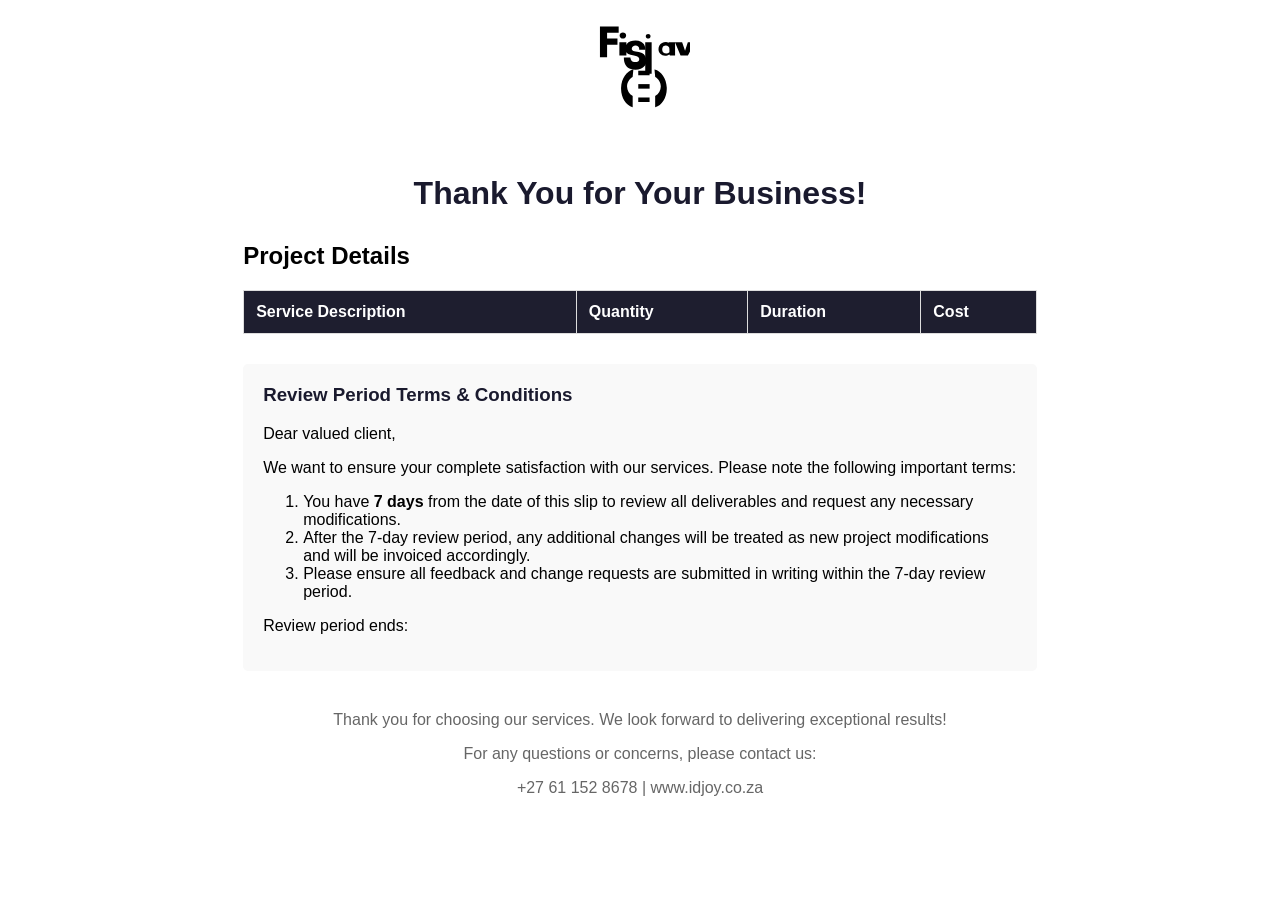
<file: thank-you-slip.html>
<!DOCTYPE html>
<html lang="en">
<head>
    <meta charset="UTF-8">
    <meta name="viewport" content="width=device-width, initial-scale=1.0">
    <title>Thank You Slip</title>
    <style>
        body {
            font-family: Arial, sans-serif;
            max-width: 210mm;
            margin: 0 auto;
            padding: 20px;
            background-color: white;
        }
        .header-logo {
            width: 100%;
            max-height: 100px;
            object-fit: contain;
            margin-bottom: 30px;
        }
        .thank-you-header {
            text-align: center;
            color: #1a1a2e;
            margin-bottom: 30px;
        }
        .project-details {
            margin-bottom: 30px;
        }
        .project-table {
            width: 100%;
            border-collapse: collapse;
            margin: 20px 0;
        }
        .project-table th,
        .project-table td {
            border: 1px solid #ddd;
            padding: 12px;
            text-align: left;
        }
        .project-table th {
            background-color: #1e1e2f;
            color: white;
        }
        .terms {
            background-color: #f9f9f9;
            padding: 20px;
            border-radius: 5px;
            margin: 30px 0;
        }
        .terms h3 {
            color: #1a1a2e;
            margin-top: 0;
        }
        .footer {
            margin-top: 40px;
            text-align: center;
            color: #666;
        }
        .current-date {
            font-style: italic;
            color: #666;
            margin-bottom: 20px;
        }
        @media print {
            body {
                padding: 0;
            }
            .terms {
                break-inside: avoid;
            }
        }
    </style>
</head>
<body>
    <img src="Main logo.svg" alt="Company Logo" class="header-logo">
    <div class="thank-you-header">
        <h1>Thank You for Your Business!</h1>
        <div class="current-date"></div>
    </div>
    
    <div class="project-details">
        <h2>Project Details</h2>
        <div class="client-info"></div>
        <table class="project-table">
            <thead>
                <tr>
                    <th>Service Description</th>
                    <th>Quantity</th>
                    <th>Duration</th>
                    <th>Cost</th>
                </tr>
            </thead>
            <tbody>
                <!-- Items will be populated dynamically -->
            </tbody>
        </table>
    </div>

    <div class="terms">
        <h3>Review Period Terms & Conditions</h3>
        <p>Dear valued client,</p>
        <p>We want to ensure your complete satisfaction with our services. Please note the following important terms:</p>
        <ol>
            <li>You have <strong>7 days</strong> from the date of this slip to review all deliverables and request any necessary modifications.</li>
            <li>After the 7-day review period, any additional changes will be treated as new project modifications and will be invoiced accordingly.</li>
            <li>Please ensure all feedback and change requests are submitted in writing within the 7-day review period.</li>
        </ol>
        <p>Review period ends: <strong class="review-end-date"></strong></p>
    </div>

    <div class="footer">
        <p>Thank you for choosing our services. We look forward to delivering exceptional results!</p>
        <p>For any questions or concerns, please contact us:</p>
        <p>+27 61 152 8678 | www.idjoy.co.za</p>
    </div>

    <script src="thank-you-slip.js"></script>
</body>
</html>
</file>
